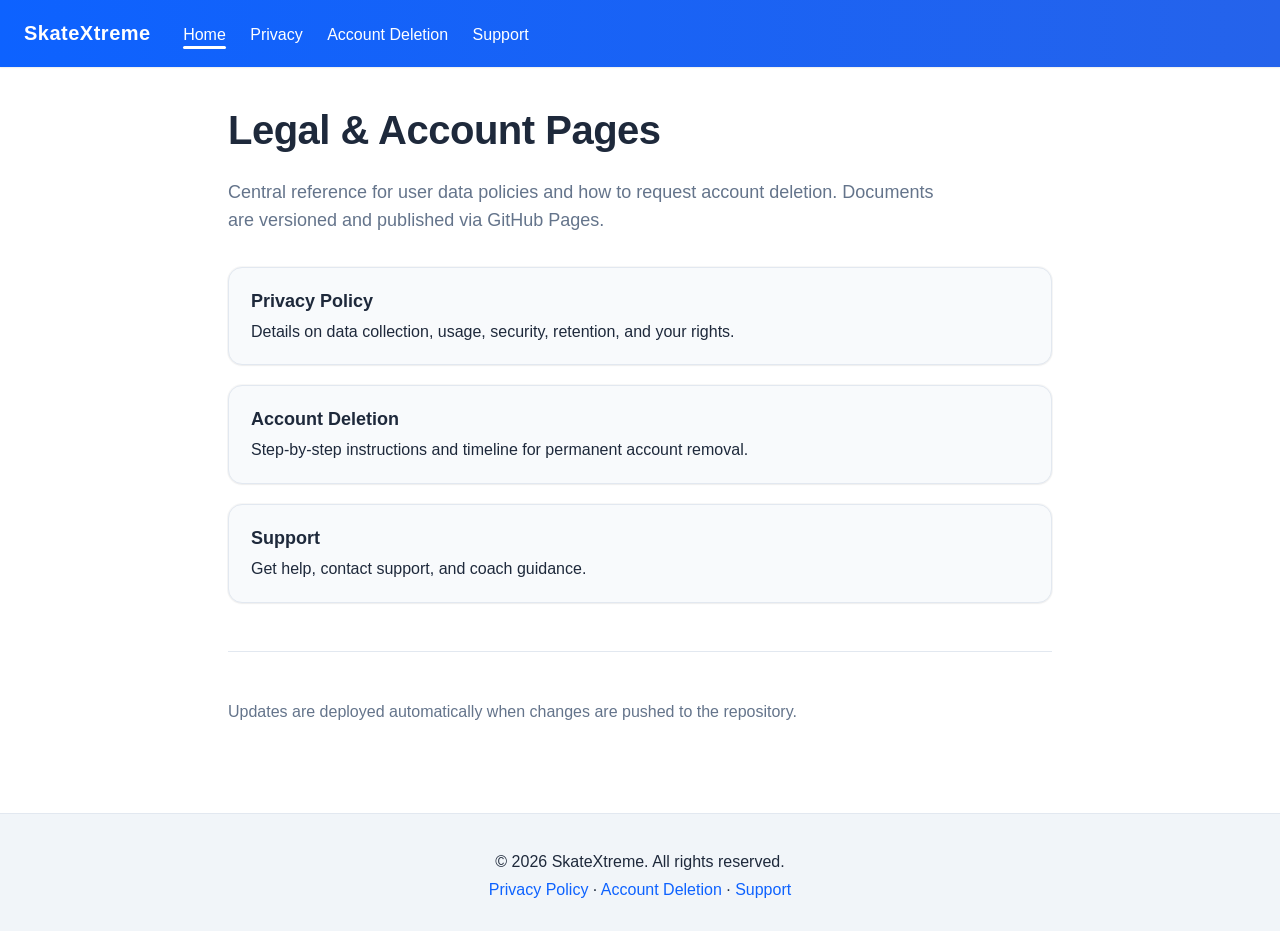
<file: index.html>
<!doctype html>
<html lang="en">
<head>
  <meta charset="utf-8" />
  <meta name="viewport" content="width=device-width, initial-scale=1" />
  <title>SkateXtreme Policies & Accounts</title>
  <meta name="description" content="Landing page for SkateXtreme privacy and account deletion information." />
  <link rel="stylesheet" href="./styles.css" />
</head>
<body>
  <a href="#main" class="skip-link">Skip to content</a>
  <header class="site-header" role="banner">
    <nav aria-label="Primary">
      <span class="brand">SkateXtreme</span>
      <a href="index.html" aria-current="page">Home</a>
      <a href="privacy.html">Privacy</a>
      <a href="account-deletion.html">Account Deletion</a>
      <a href="support.html">Support</a>
    </nav>
  </header>
  <main id="main" class="container" tabindex="-1">
    <h1>Legal & Account Pages</h1>
    <p class="lead">Central reference for user data policies and how to request account deletion. Documents are versioned and published via GitHub Pages.</p>
    <div class="space-y" style="margin-top:32px;">
      <a class="card" href="privacy.html">
        <strong>Privacy Policy</strong>
        <span>Details on data collection, usage, security, retention, and your rights.</span>
      </a>
      <a class="card" href="account-deletion.html">
        <strong>Account Deletion</strong>
        <span>Step-by-step instructions and timeline for permanent account removal.</span>
      </a>
      <a class="card" href="support.html">
        <strong>Support</strong>
        <span>Get help, contact support, and coach guidance.</span>
      </a>
    </div>
    <hr class="section-divider" />
    <p class="muted">Updates are deployed automatically when changes are pushed to the repository.</p>
  </main>
  <footer role="contentinfo">
    <p>© <span id="year"></span> SkateXtreme. All rights reserved.</p>
    <p><a href="privacy.html">Privacy Policy</a> · <a href="account-deletion.html">Account Deletion</a> · <a href="support.html">Support</a></p>
    <!-- Hidden auth callback link for app authentication -->
    <a href="auth-callback.html" style="display:none;" aria-hidden="true">Auth Callback</a>
  </footer>
  <script>document.getElementById('year').textContent = new Date().getFullYear();</script>
</body>
</html>
</file>
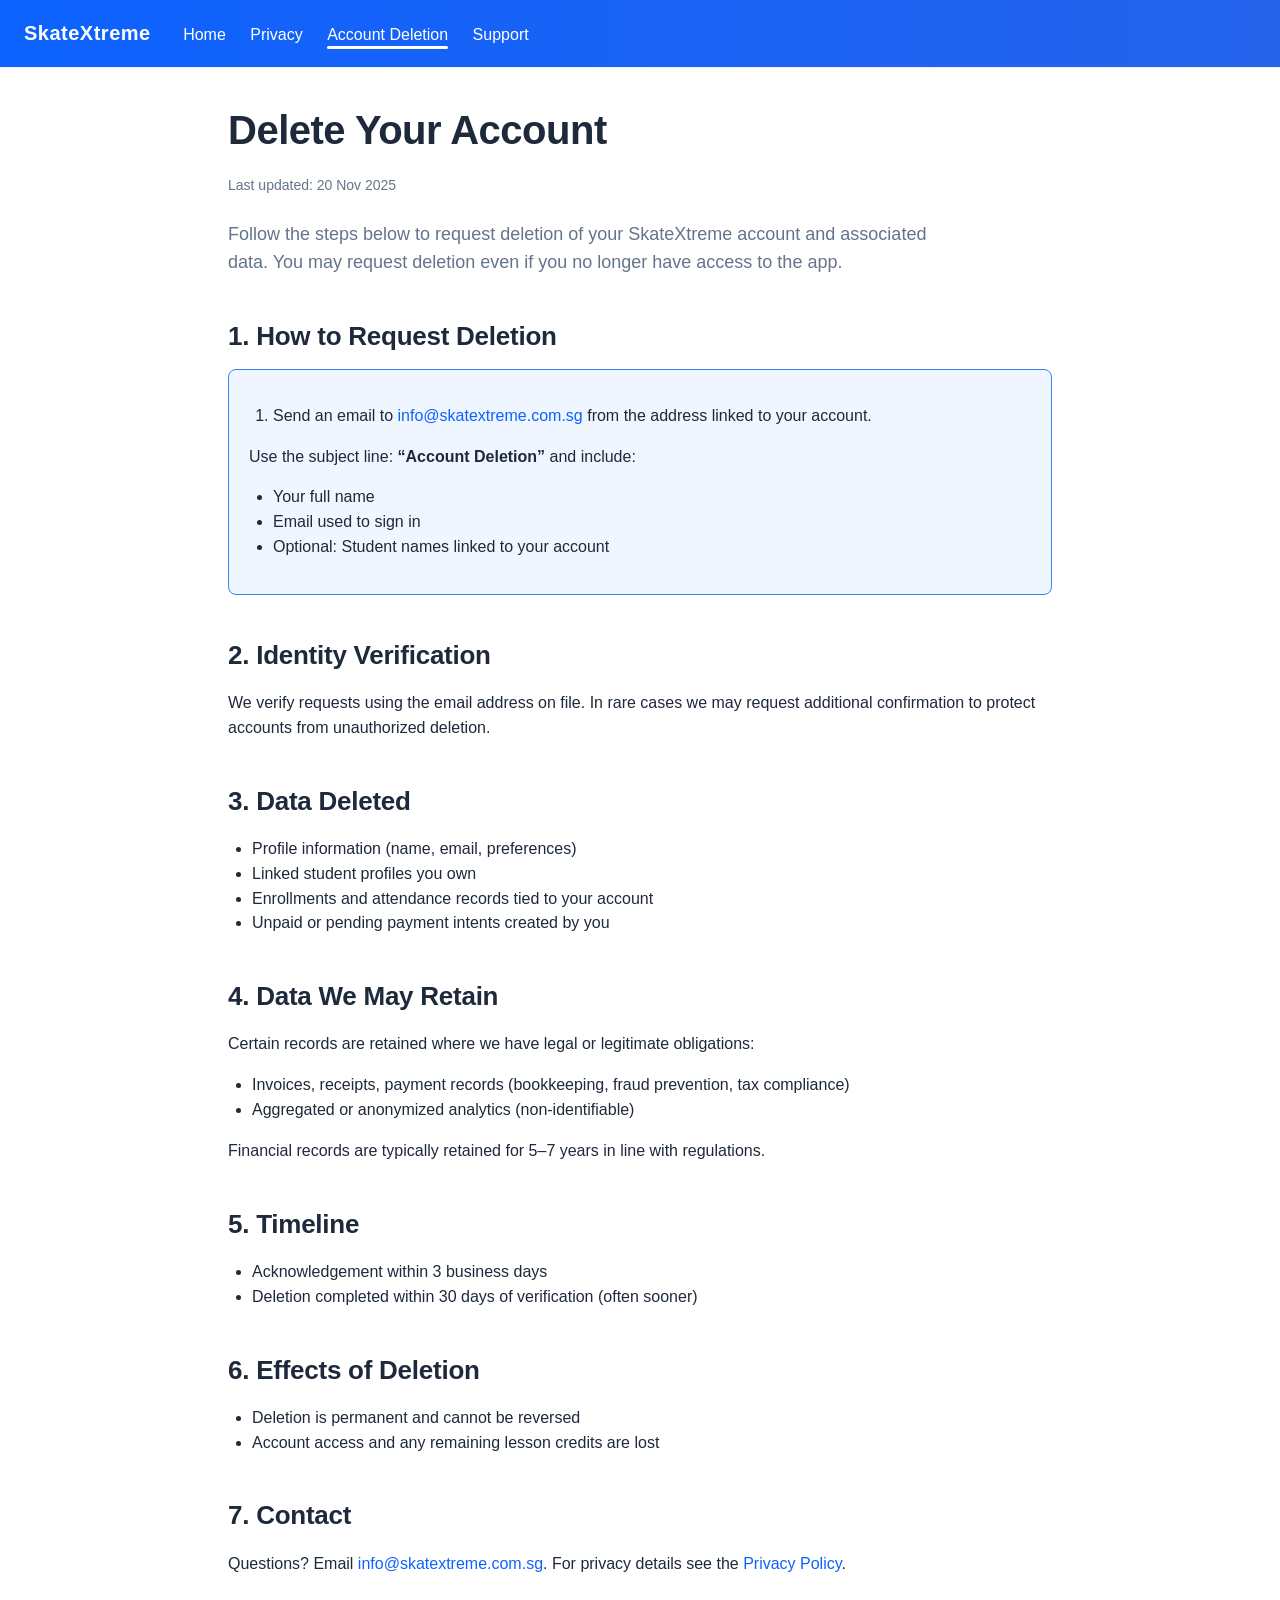
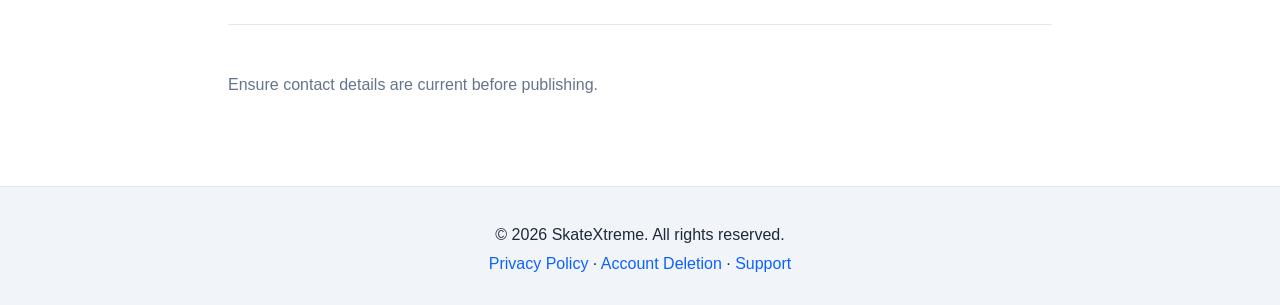
<file: account-deletion.html>
<!doctype html>
<html lang="en">
<head>
  <meta charset="utf-8" />
  <meta name="viewport" content="width=device-width, initial-scale=1" />
  <title>Account Deletion – SkateXtreme</title>
  <meta name="description" content="Instructions for requesting deletion of a SkateXtreme account and associated data." />
  <link rel="stylesheet" href="./styles.css" />
</head>
<body>
  <a href="#main" class="skip-link">Skip to content</a>
  <header class="site-header" role="banner">
    <nav aria-label="Primary">
      <span class="brand">SkateXtreme</span>
      <a href="index.html">Home</a>
      <a href="privacy.html">Privacy</a>
      <a href="account-deletion.html" aria-current="page">Account Deletion</a>
      <a href="support.html">Support</a>
    </nav>
  </header>
  <main id="main" class="container" tabindex="-1">
    <h1>Delete Your Account</h1>
    <p class="last-updated">Last updated: 20 Nov 2025</p>
    <p class="lead">Follow the steps below to request deletion of your SkateXtreme account and associated data. You may request deletion even if you no longer have access to the app.</p>

    <h2 id="request">1. How to Request Deletion</h2>
    <div class="info-box highlight-box">
      <ol>
        <li>Send an email to <a href="mailto:info@skatextreme.com.sg">info@skatextreme.com.sg</a> from the address linked to your account.</li>
      </ol>
      <p>Use the subject line: <strong>“Account Deletion”</strong> and include:</p>
      <ul>
        <li>Your full name</li>
        <li>Email used to sign in</li>
        <li>Optional: Student names linked to your account</li>
      </ul>
    </div>

    <h2 id="verification">2. Identity Verification</h2>
    <p>We verify requests using the email address on file. In rare cases we may request additional confirmation to protect accounts from unauthorized deletion.</p>

    <h2 id="deleted-data">3. Data Deleted</h2>
    <ul>
      <li>Profile information (name, email, preferences)</li>
      <li>Linked student profiles you own</li>
      <li>Enrollments and attendance records tied to your account</li>
      <li>Unpaid or pending payment intents created by you</li>
    </ul>

    <h2 id="retained-data">4. Data We May Retain</h2>
    <p>Certain records are retained where we have legal or legitimate obligations:</p>
    <ul>
      <li>Invoices, receipts, payment records (bookkeeping, fraud prevention, tax compliance)</li>
      <li>Aggregated or anonymized analytics (non-identifiable)</li>
    </ul>
    <p>Financial records are typically retained for 5–7 years in line with regulations.</p>

    <h2 id="timeline">5. Timeline</h2>
    <ul>
      <li>Acknowledgement within 3 business days</li>
      <li>Deletion completed within 30 days of verification (often sooner)</li>
    </ul>

    <h2 id="effects">6. Effects of Deletion</h2>
    <ul>
      <li>Deletion is permanent and cannot be reversed</li>
      <li>Account access and any remaining lesson credits are lost</li>
    </ul>

    <h2 id="contact">7. Contact</h2>
    <p>Questions? Email <a href="mailto:info@skatextreme.com.sg">info@skatextreme.com.sg</a>. For privacy details see the <a href="privacy.html">Privacy Policy</a>.</p>
    <hr class="section-divider" />
    <p class="muted">Ensure contact details are current before publishing.</p>
  </main>
  <footer role="contentinfo">
    <p>© <span id="year"></span> SkateXtreme. All rights reserved.</p>
    <p><a href="privacy.html">Privacy Policy</a> · <a href="account-deletion.html" aria-current="page">Account Deletion</a> · <a href="support.html">Support</a></p>
  </footer>
  <script>document.getElementById('year').textContent = new Date().getFullYear();</script>
</body>
</html>
</file>
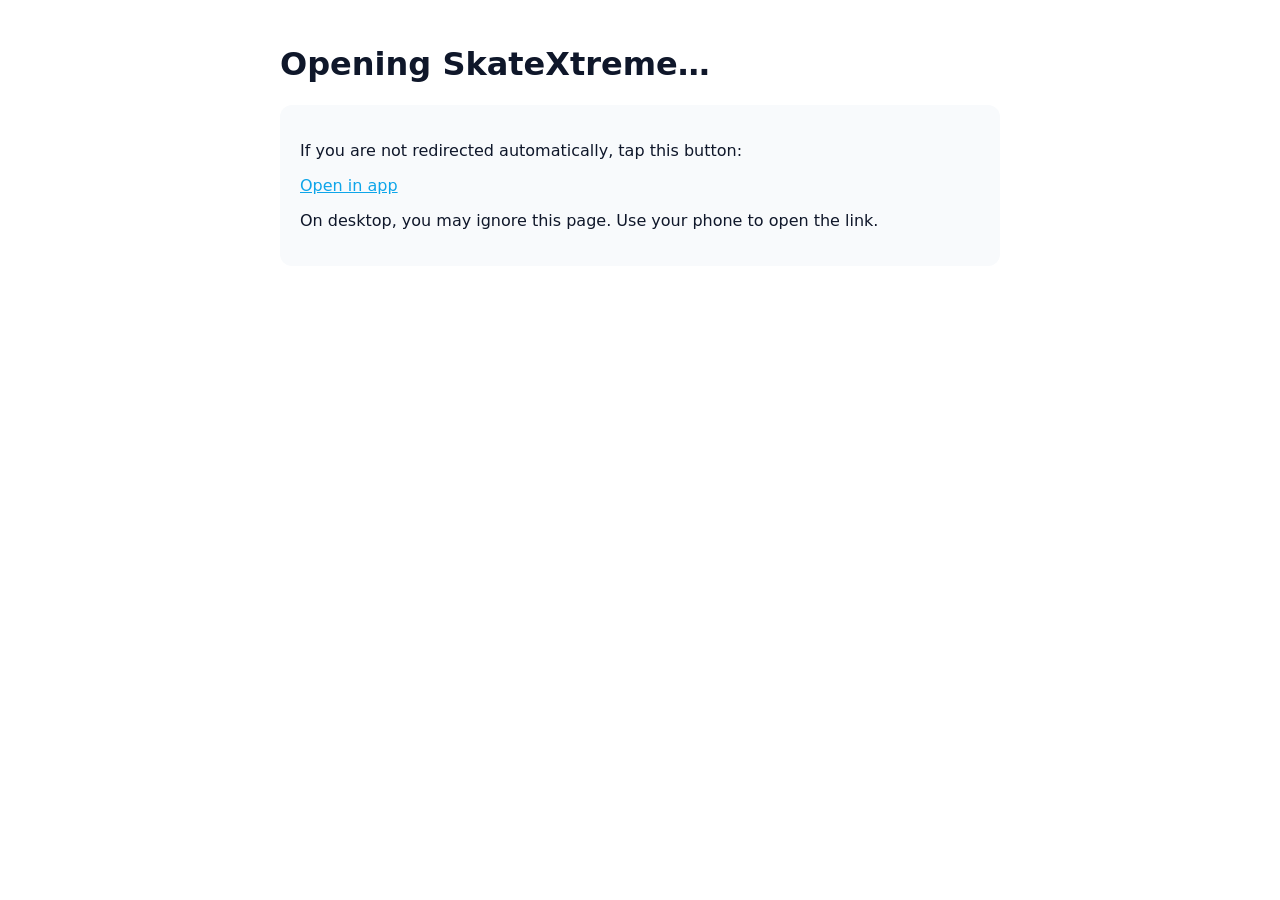
<file: auth-callback.html>
<!doctype html>
<html lang="en">
  <head>
    <meta charset="utf-8" />
    <meta name="viewport" content="width=device-width, initial-scale=1" />
    <title>SkateXtreme – Continue in App</title>
    <style>
      :root { --fg:#0f172a; --muted:#475569; --bg:#ffffff; --card:#f8fafc; --brand:#0ea5e9; }
      @media (prefers-color-scheme: dark) {
        :root { --fg:#e5e7eb; --muted:#9ca3af; --bg:#0b1020; --card:#0f172a; --brand:#38bdf8; }
      }
      body{margin:0;background:var(--bg);color:var(--fg);font-family: ui-sans-serif, system-ui, -apple-system, Segoe UI, Roboto, "Helvetica Neue", Arial}
      .wrap{max-width:720px;margin:0 auto;padding:24px}
      .card{background:var(--card);padding:20px;border-radius:12px;margin-top:16px}
      a{color:var(--brand)}
    </style>
  </head>
  <body>
    <div class="wrap">
      <h1>Opening SkateXtreme…</h1>
      <div class="card">
        <p>If you are not redirected automatically, tap this button:</p>
        <p><a id="open" href="#">Open in app</a></p>
        <p class="muted">On desktop, you may ignore this page. Use your phone to open the link.</p>
      </div>
    </div>
    <script>
      (function(){
        // Forward all query/fragment data to the app scheme
        var loc = window.location;
        var q = loc.search || "";
        var h = loc.hash || "";
        var target = "skateapp://auth/callback" + (q || "") + (h || "");
        var link = document.getElementById('open');
        link.href = target;
        // Try to open immediately on mobile
        setTimeout(function(){ window.location.replace(target); }, 100);
      })();
    </script>
  </body>
  </html>
</file>
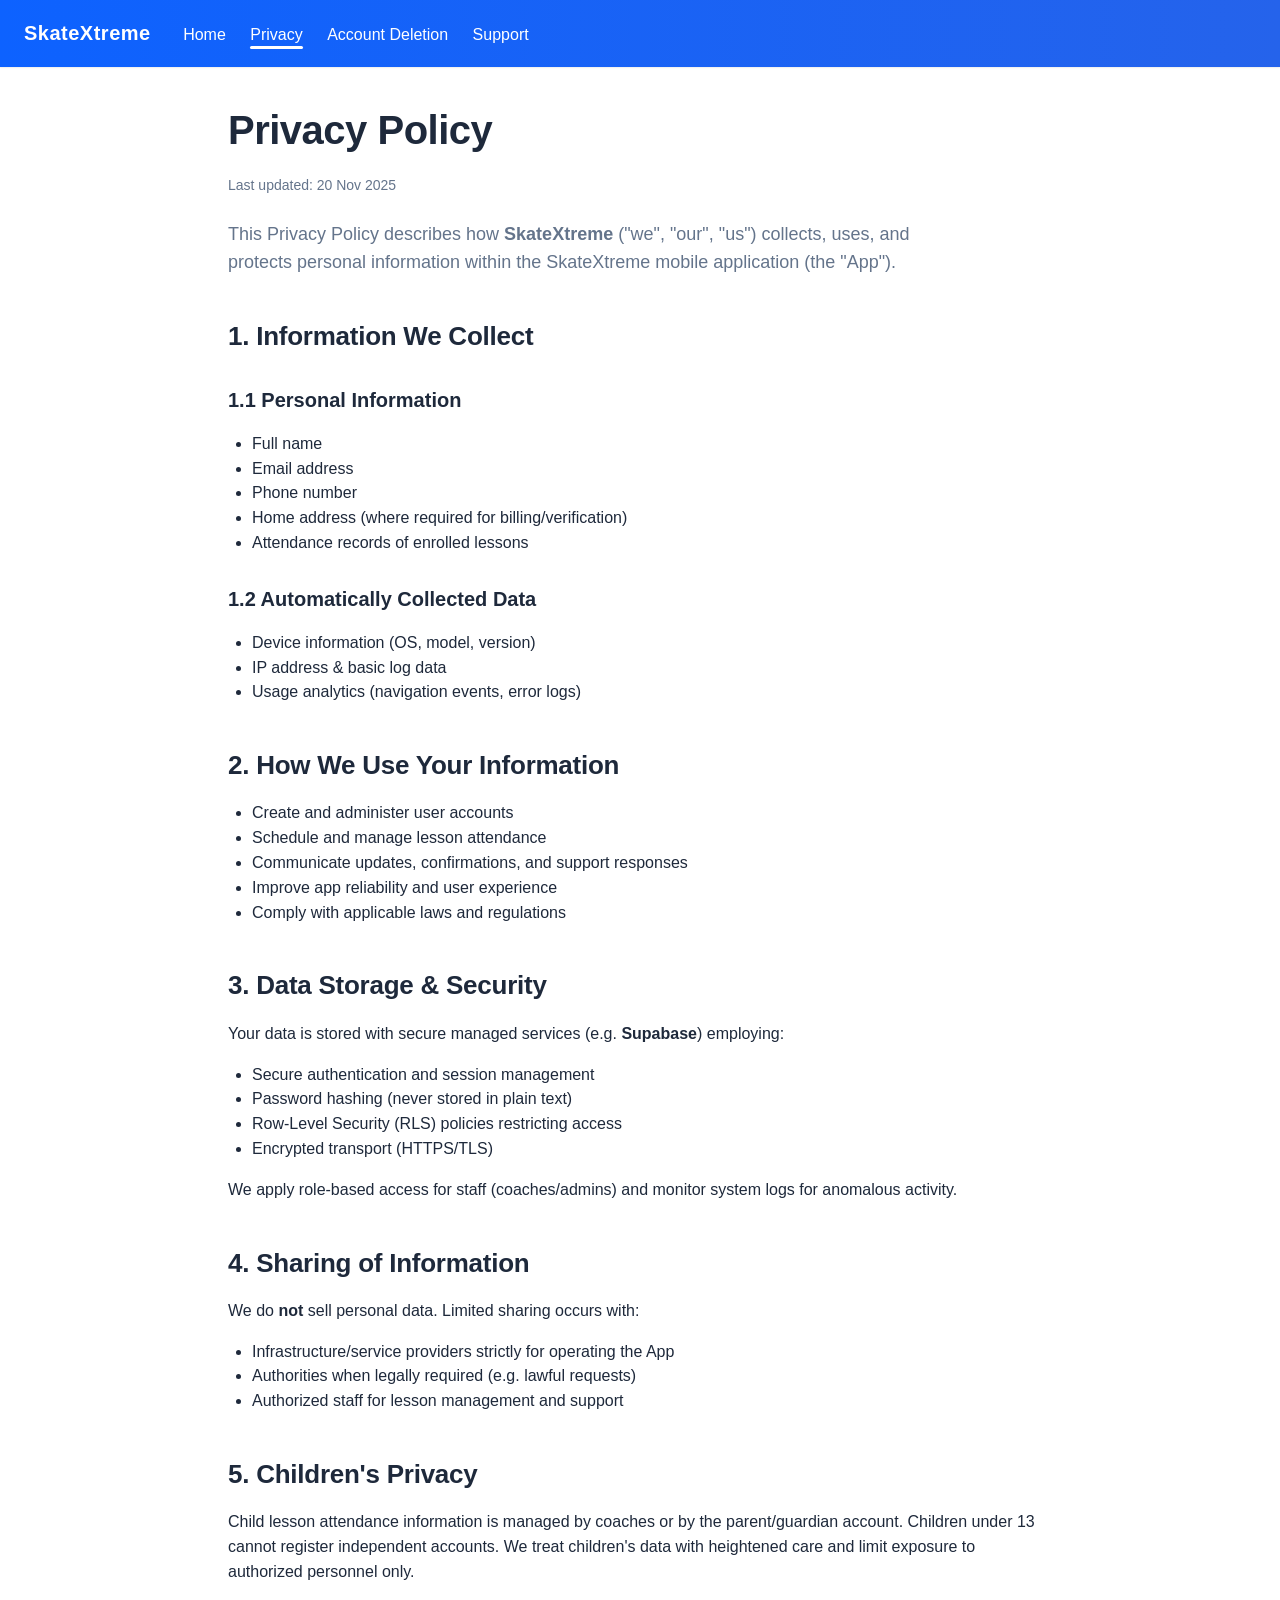
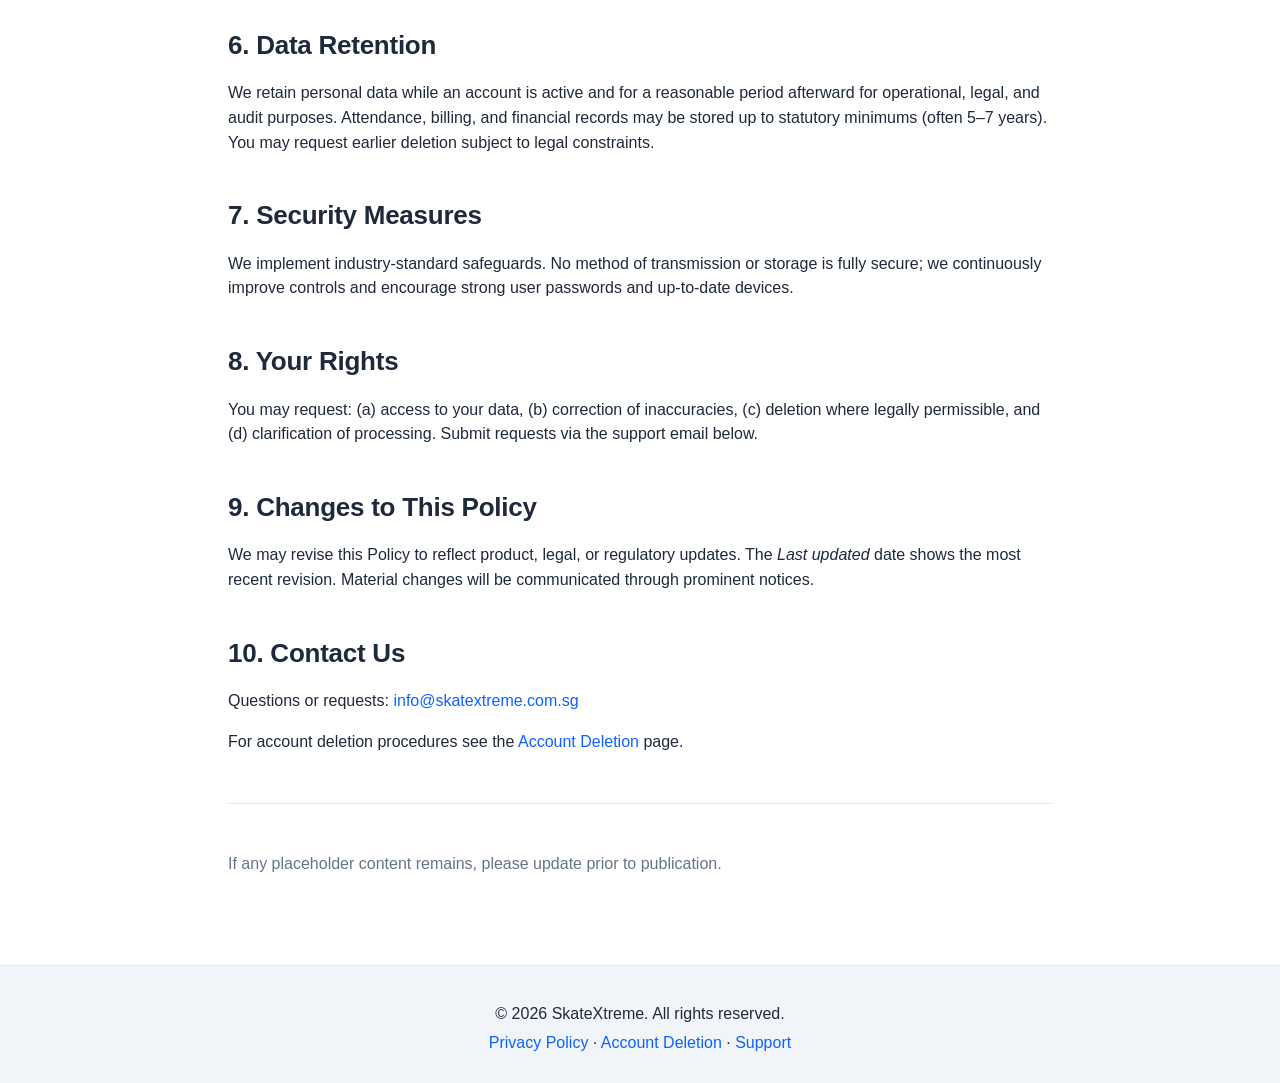
<file: privacy.html>
<!doctype html>
<html lang="en">
<head>
  <meta charset="UTF-8" />
  <meta name="viewport" content="width=device-width, initial-scale=1" />
  <title>Privacy Policy – SkateXtreme</title>
  <meta name="description" content="SkateXtreme Privacy Policy detailing how we collect, use, store, and protect personal data." />
  <link rel="stylesheet" href="./styles.css" />
</head>
<body>
  <a href="#main" class="skip-link">Skip to content</a>
  <header class="site-header" role="banner">
    <nav aria-label="Primary">
      <span class="brand">SkateXtreme</span>
      <a href="index.html">Home</a>
      <a href="privacy.html" aria-current="page">Privacy</a>
      <a href="account-deletion.html">Account Deletion</a>
      <a href="support.html">Support</a>
    </nav>
  </header>
  <main id="main" class="container" tabindex="-1">
    <h1>Privacy Policy</h1>
    <p class="last-updated">Last updated: 20 Nov 2025</p>
    <p class="lead">This Privacy Policy describes how <strong>SkateXtreme</strong> ("we", "our", "us") collects, uses, and protects personal information within the SkateXtreme mobile application (the "App").</p>

    <h2 id="info-we-collect">1. Information We Collect</h2>
    <h3>1.1 Personal Information</h3>
    <ul>
      <li>Full name</li>
      <li>Email address</li>
      <li>Phone number</li>
      <li>Home address (where required for billing/verification)</li>
      <li>Attendance records of enrolled lessons</li>
    </ul>
    <h3>1.2 Automatically Collected Data</h3>
    <ul>
      <li>Device information (OS, model, version)</li>
      <li>IP address & basic log data</li>
      <li>Usage analytics (navigation events, error logs)</li>
    </ul>

    <h2 id="usage">2. How We Use Your Information</h2>
    <ul>
      <li>Create and administer user accounts</li>
      <li>Schedule and manage lesson attendance</li>
      <li>Communicate updates, confirmations, and support responses</li>
      <li>Improve app reliability and user experience</li>
      <li>Comply with applicable laws and regulations</li>
    </ul>

    <h2 id="storage">3. Data Storage & Security</h2>
    <p>Your data is stored with secure managed services (e.g. <strong>Supabase</strong>) employing:</p>
    <ul>
      <li>Secure authentication and session management</li>
      <li>Password hashing (never stored in plain text)</li>
      <li>Row-Level Security (RLS) policies restricting access</li>
      <li>Encrypted transport (HTTPS/TLS)</li>
    </ul>
    <p>We apply role-based access for staff (coaches/admins) and monitor system logs for anomalous activity.</p>

    <h2 id="sharing">4. Sharing of Information</h2>
    <p>We do <strong>not</strong> sell personal data. Limited sharing occurs with:</p>
    <ul>
      <li>Infrastructure/service providers strictly for operating the App</li>
      <li>Authorities when legally required (e.g. lawful requests)</li>
      <li>Authorized staff for lesson management and support</li>
    </ul>

    <h2 id="children">5. Children's Privacy</h2>
    <p>Child lesson attendance information is managed by coaches or by the parent/guardian account. Children under 13 cannot register independent accounts. We treat children's data with heightened care and limit exposure to authorized personnel only.</p>

    <h2 id="retention">6. Data Retention</h2>
    <p>We retain personal data while an account is active and for a reasonable period afterward for operational, legal, and audit purposes. Attendance, billing, and financial records may be stored up to statutory minimums (often 5–7 years). You may request earlier deletion subject to legal constraints.</p>

    <h2 id="security">7. Security Measures</h2>
    <p>We implement industry-standard safeguards. No method of transmission or storage is fully secure; we continuously improve controls and encourage strong user passwords and up-to-date devices.</p>

    <h2 id="rights">8. Your Rights</h2>
    <p>You may request: (a) access to your data, (b) correction of inaccuracies, (c) deletion where legally permissible, and (d) clarification of processing. Submit requests via the support email below.</p>

    <h2 id="changes">9. Changes to This Policy</h2>
    <p>We may revise this Policy to reflect product, legal, or regulatory updates. The <em>Last updated</em> date shows the most recent revision. Material changes will be communicated through prominent notices.</p>

    <h2 id="contact">10. Contact Us</h2>
    <p>Questions or requests: <a href="mailto:info@skatextreme.com.sg">info@skatextreme.com.sg</a></p>
    <p>For account deletion procedures see the <a href="account-deletion.html">Account Deletion</a> page.</p>
    <hr class="section-divider" />
    <p class="muted">If any placeholder content remains, please update prior to publication.</p>
  </main>
  <footer role="contentinfo">
    <p>© <span id="year"></span> SkateXtreme. All rights reserved.</p>
    <p><a href="privacy.html" aria-current="page">Privacy Policy</a> · <a href="account-deletion.html">Account Deletion</a> · <a href="support.html">Support</a></p>
  </footer>
  <script>document.getElementById('year').textContent = new Date().getFullYear();</script>
</body>
</html>
</file>
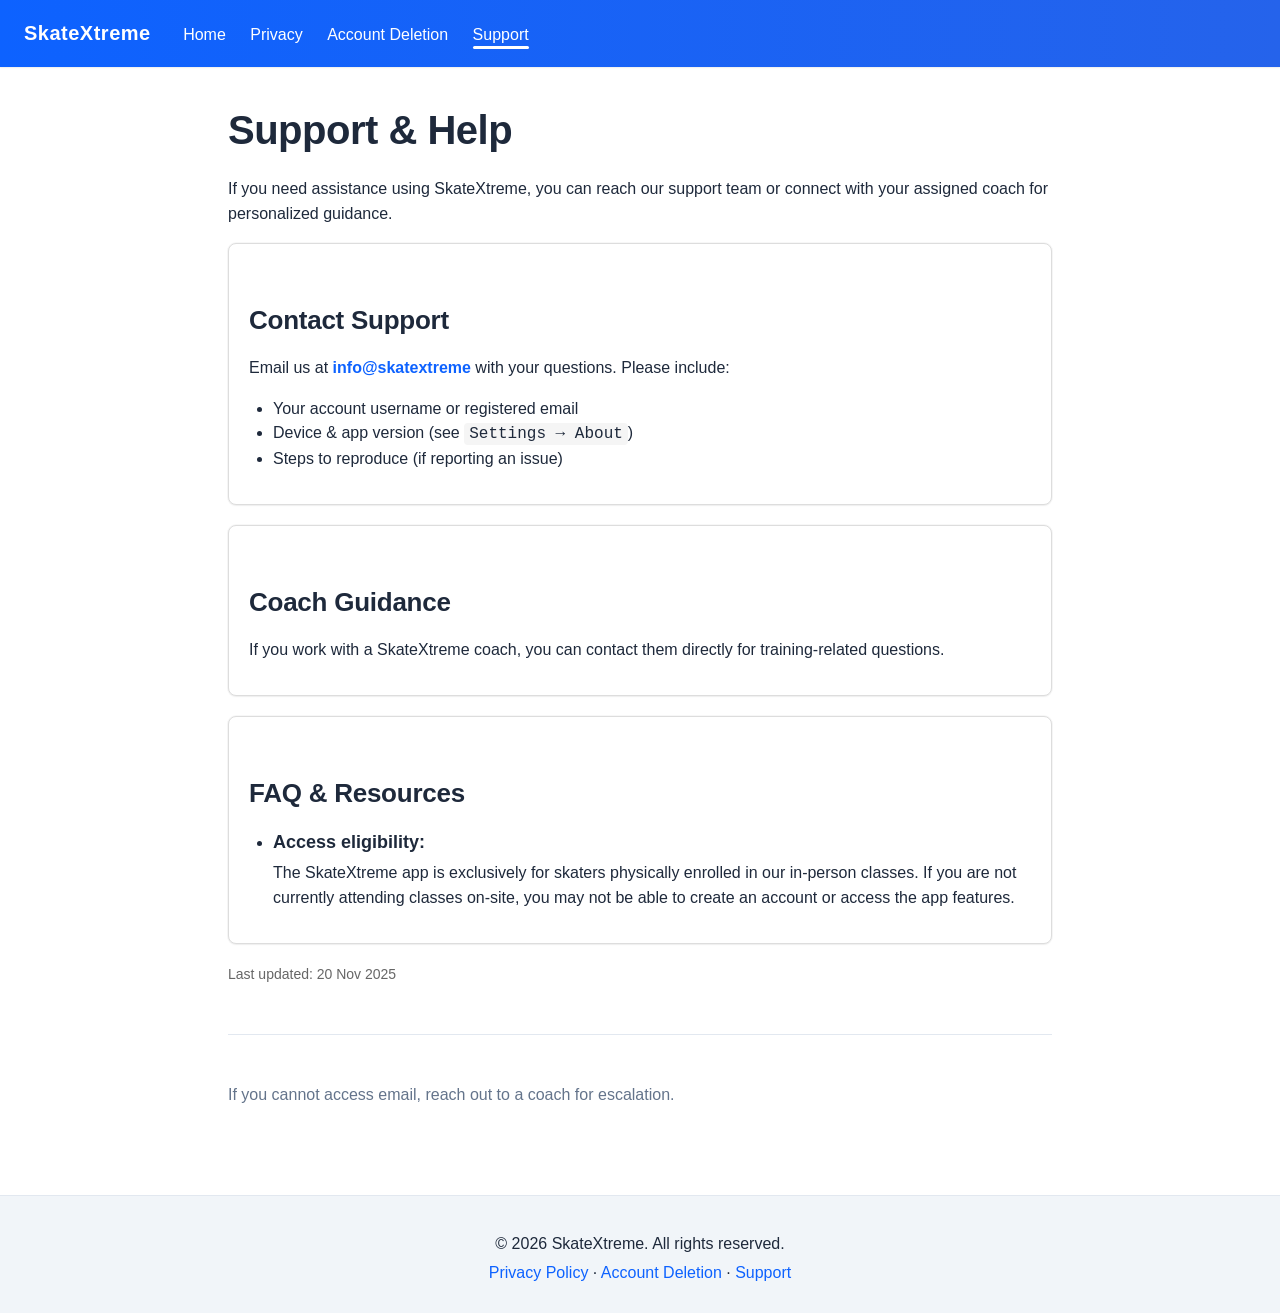
<file: support.html>
<!DOCTYPE html>
<html lang="en">
<head>
  <meta charset="UTF-8" />
  <meta name="viewport" content="width=device-width, initial-scale=1" />
  <title>Support – SkateXtreme</title>
  <meta name="description" content="Support resources for SkateXtreme users: contact email, coach guidance, and help topics." />
  <link rel="stylesheet" href="styles.css" />
  <style>
    main { max-width: 820px; margin: 2rem auto; padding: 0 1rem; }
    h1 { margin-top: 0; }
    .card { background:#fff; border:1px solid #ddd; padding:1rem 1.25rem; border-radius:8px; margin-bottom:1.25rem; }
    .inline-code { font-family: monospace; background:#f5f5f5; padding:2px 5px; border-radius:4px; }
    a.email { font-weight:600; }
  </style>
</head>
<body>
  <a href="#main" class="skip-link">Skip to content</a>
  <header class="site-header" role="banner">
    <nav aria-label="Primary">
      <span class="brand">SkateXtreme</span>
      <a href="index.html">Home</a>
      <a href="privacy.html">Privacy</a>
      <a href="account-deletion.html">Account Deletion</a>
      <a href="support.html" aria-current="page">Support</a>
    </nav>
  </header>
  <main id="main" class="container" tabindex="-1">
    <h1>Support & Help</h1>
    <p>If you need assistance using SkateXtreme, you can reach our support team or connect with your assigned coach for personalized guidance.</p>

    <section class="card" aria-labelledby="contact-heading">
      <h2 id="contact-heading">Contact Support</h2>
      <p>Email us at <a class="email" href="mailto:info@skatextreme">info@skatextreme</a> with your questions. Please include:</p>
      <ul>
        <li>Your account username or registered email</li>
        <li>Device & app version (see <span class="inline-code">Settings → About</span>)</li>
        <li>Steps to reproduce (if reporting an issue)</li>
      </ul>
    </section>

    <section class="card" aria-labelledby="coach-heading">
      <h2 id="coach-heading">Coach Guidance</h2>
      <p>If you work with a SkateXtreme coach, you can contact them directly for training-related questions. </p>
    </section>

    <section class="card" aria-labelledby="faq-heading">
      <h2 id="faq-heading">FAQ & Resources</h2>
      <ul>
        <li><strong>Access eligibility:</strong> The SkateXtreme app is exclusively for skaters physically enrolled in our in-person classes. If you are not currently attending classes on-site, you may not be able to create an account or access the app features.</li>
      </ul>
    </section>


    <p style="font-size:0.875rem;color:#666;">Last updated: 20 Nov 2025</p>
    <hr class="section-divider" />
    <p class="muted">If you cannot access email, reach out to a coach for escalation.</p>
  </main>
  <footer role="contentinfo">
    <p>© <span id="year"></span> SkateXtreme. All rights reserved.</p>
    <p><a href="privacy.html">Privacy Policy</a> · <a href="account-deletion.html">Account Deletion</a> · <a href="support.html" aria-current="page">Support</a></p>
  </footer>
  <script>document.getElementById('year').textContent = new Date().getFullYear();</script>
</body>
</html>
</file>
<file: styles.css>
/* Shared SkateXtreme static site styles */
:root {
  --font-stack: -apple-system, BlinkMacSystemFont, Segoe UI, Roboto, Helvetica, Arial, sans-serif;
  --color-bg: #ffffff;
  --color-surface: #f8fafc;
  --color-border: #e2e8f0;
  --color-border-strong: #cbd5e1;
  --color-text: #1e293b;
  --color-text-muted: #64748b;
  --color-primary: #0d62ff;
  --color-primary-accent: #3b82f6;
  --radius-sm: 4px;
  --radius-md: 8px;
  --radius-lg: 14px;
  --shadow-sm: 0 1px 2px rgba(0,0,0,.04), 0 0 0 1px rgba(0,0,0,.03);
  --shadow-md: 0 4px 12px rgba(0,0,0,.08);
  --max-width: 880px;
  --line-height: 1.55;
}

* { box-sizing: border-box; }
html { scroll-behavior: smooth; }
body {
  margin: 0; padding: 0; font-family: var(--font-stack); background: var(--color-bg); color: var(--color-text); line-height: var(--line-height);
}

/* Layout */
.site-header {
  background: linear-gradient(90deg,#0d62ff,#2563eb); color:#fff; padding: 18px 24px; box-shadow: var(--shadow-sm);
}
.site-header nav a { color:#fff; text-decoration:none; font-weight:500; margin-right:20px; position:relative; }
.site-header nav a[aria-current="page"]::after { content:""; position:absolute; left:0; right:0; bottom:-6px; height:3px; background:#fff; border-radius:2px; }
.site-header nav a:hover { text-decoration:underline; }
.brand { font-size:20px; font-weight:600; margin-right:28px; letter-spacing:.5px; }

.container { width:100%; max-width: var(--max-width); margin:0 auto; padding:32px 28px 72px; }

/* Typography */
h1 { font-size:40px; margin:0 0 12px; letter-spacing:-0.5px; }
h2 { font-size:26px; margin:40px 0 12px; letter-spacing:-0.25px; }
h3 { font-size:20px; margin:28px 0 8px; }
p, ul, ol { font-size:16px; }
p.lead { font-size:18px; max-width:720px; color: var(--color-text-muted); }
small, .muted { color: var(--color-text-muted); }

/* Lists */
ul, ol { padding-left:24px; }
ul.clean { list-style:none; padding:0; }
ul.clean li { padding:0; }

/* Components */
.card { background: var(--color-surface); border:1px solid var(--color-border); border-radius: var(--radius-lg); padding:20px 22px; box-shadow: var(--shadow-sm); transition: border-color .2s, background .2s, transform .2s; text-decoration:none; color:inherit; display:block; }
.card:hover { border-color: var(--color-border-strong); background:#eef6ff; transform:translateY(-2px); }
.card strong { display:block; margin-bottom:4px; font-size:18px; }

.info-box { border:1px solid var(--color-border); background: var(--color-surface); padding:18px 20px; border-radius: var(--radius-md); }
.highlight-box { border:1px solid var(--color-primary-accent); background:#eff6ff; }

/* Links */
a { color: var(--color-primary); text-decoration:none; }
a:hover { text-decoration:underline; }

/* Footer */
footer { border-top:1px solid var(--color-border); padding:32px 0 24px; font-size:14px; text-align:center; background:#f1f5f9; }
footer p { margin:4px 0; }

/* Utility */
.space-y > * + * { margin-top:20px; }
.last-updated { font-size:14px; color: var(--color-text-muted); margin-bottom:24px; }
.section-divider { height:1px; background: var(--color-border); margin:48px 0; border:none; }
.skip-link { position:absolute; left:-999px; top:-999px; background:#000; color:#fff; padding:8px 12px; z-index:100; border-radius: var(--radius-sm); }
.skip-link:focus { left:12px; top:12px; }

/* Responsive */
@media (max-width: 640px) {
  h1 { font-size:32px; }
  h2 { font-size:24px; }
  .site-header nav a { margin-right:14px; }
  .container { padding:28px 20px 64px; }
}
</file>
